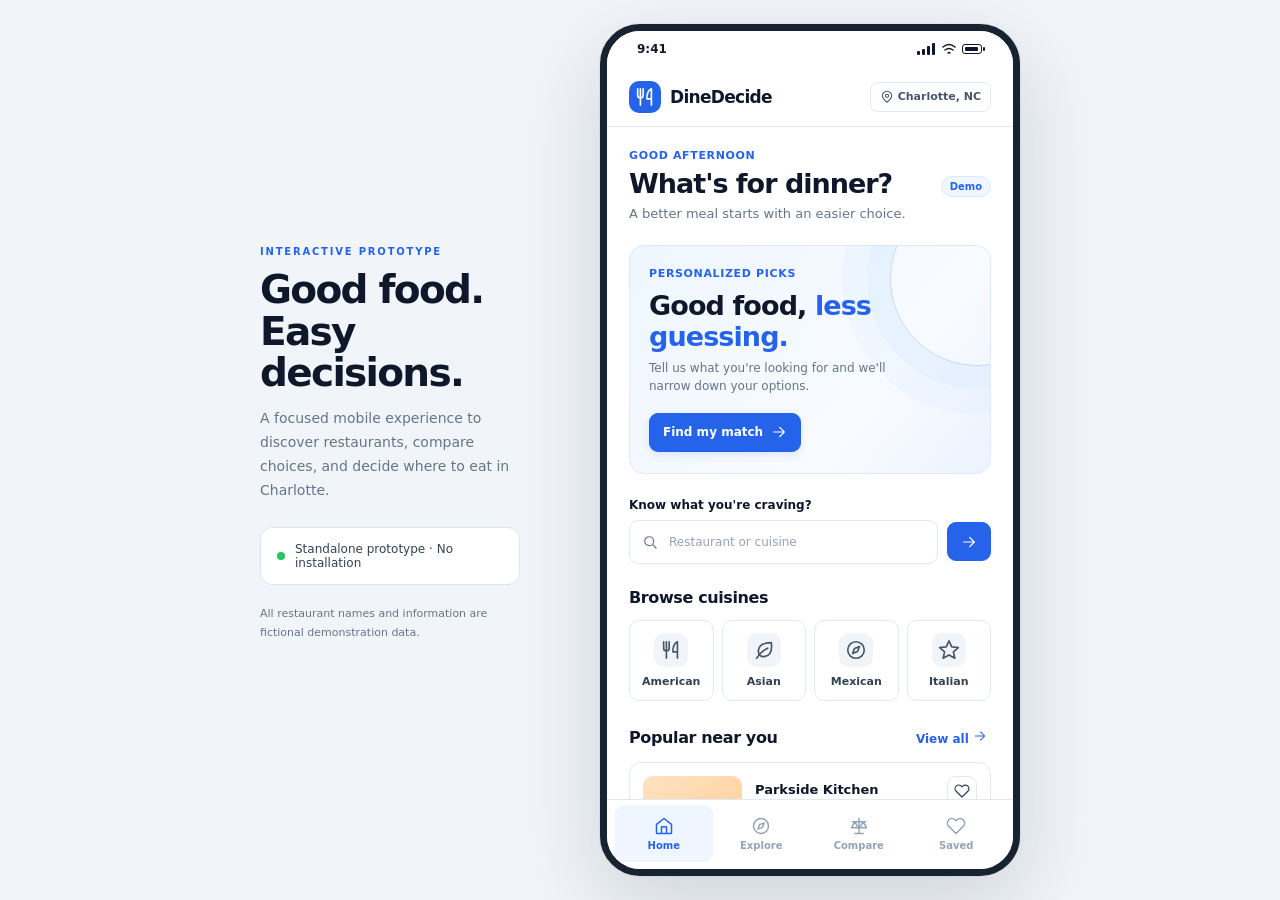
<file: index.html>
<!doctype html>
<html lang="en">

<head>
    <meta charset="utf-8">
    <meta name="viewport" content="width=device-width, initial-scale=1">
    <meta name="theme-color" content="#2563eb">
    <title>DineDecide — Interactive Prototype</title>
    <link rel="stylesheet" href="styles.css">
</head>

<body>
    <svg xmlns="http://www.w3.org/2000/svg" style="position:absolute;width:0;height:0;overflow:hidden"
        aria-hidden="true">
        <defs>
            <symbol id="i-utensils" viewBox="0 0 24 24">
                <path d="M4 3v7a3 3 0 0 0 6 0V3M7 3v18M19 21V3c-4 2-5 6-5 11h5" />
            </symbol>
            <symbol id="i-search" viewBox="0 0 24 24">
                <circle cx="10.8" cy="10.8" r="6.7" />
                <path d="m16 16 5 5" />
            </symbol>
            <symbol id="i-home" viewBox="0 0 24 24">
                <path d="m3 10 9-7 9 7v10a1 1 0 0 1-1 1H4a1 1 0 0 1-1-1zM9 21v-8h6v8" />
            </symbol>
            <symbol id="i-compass" viewBox="0 0 24 24">
                <circle cx="12" cy="12" r="9" />
                <path d="m15.7 8.3-2 5.4-5.4 2 2-5.4z" />
            </symbol>
            <symbol id="i-scale" viewBox="0 0 24 24">
                <path d="M12 3v18M4 7h16M7 7l-4 7h8L7 7Zm10 0-4 7h8l-4-7ZM7 21h10" />
            </symbol>
            <symbol id="i-heart" viewBox="0 0 24 24">
                <path
                    d="M20.8 4.7a5.4 5.4 0 0 0-7.7 0L12 5.8l-1.1-1.1a5.4 5.4 0 0 0-7.7 7.7L12 21l8.8-8.6a5.4 5.4 0 0 0 0-7.7z" />
            </symbol>
            <symbol id="i-arrow-right" viewBox="0 0 24 24">
                <path d="M4 12h16m-7-7 7 7-7 7" />
            </symbol>
            <symbol id="i-arrow-left" viewBox="0 0 24 24">
                <path d="M20 12H4m7 7-7-7 7-7" />
            </symbol>
            <symbol id="i-sliders" viewBox="0 0 24 24">
                <path d="M4 7h8m4 0h4M4 17h4m4 0h8" />
                <circle cx="14" cy="7" r="2" />
                <circle cx="10" cy="17" r="2" />
            </symbol>
            <symbol id="i-pin" viewBox="0 0 24 24">
                <path d="M20 10c0 5-8 11-8 11S4 15 4 10a8 8 0 1 1 16 0Z" />
                <circle cx="12" cy="10" r="2.7" />
            </symbol>
            <symbol id="i-star" viewBox="0 0 24 24">
                <path d="m12 2 3 6.6 7.2.7-5.4 4.7 1.6 7-6.4-3.6L5.6 21l1.6-7-5.4-4.7 7.2-.7z" />
            </symbol>
            <symbol id="i-check" viewBox="0 0 24 24">
                <path d="m5 12 4.5 4.5L19 7" />
            </symbol>
            <symbol id="i-check-circle" viewBox="0 0 24 24">
                <circle cx="12" cy="12" r="9" />
                <path d="m8 12 3 3 5-6" />
            </symbol>
            <symbol id="i-info" viewBox="0 0 24 24">
                <circle cx="12" cy="12" r="9" />
                <path d="M12 11v5m0-8h.01" />
            </symbol>
            <symbol id="i-x" viewBox="0 0 24 24">
                <path d="M5 5 19 19M19 5 5 19" />
            </symbol>
            <symbol id="i-plus" viewBox="0 0 24 24">
                <path d="M12 4v16M4 12h16" />
            </symbol>
            <symbol id="i-rotate" viewBox="0 0 24 24">
                <path d="M4 12a8 8 0 1 0 2-5m-2-4v5h5" />
            </symbol>
            <symbol id="i-sparkles" viewBox="0 0 24 24">
                <path
                    d="m12 3 1.7 6.3L20 11l-6.3 1.7L12 19l-1.7-6.3L4 11l6.3-1.7zm7 13 .7 1.8L21.5 18l-1.8.7L19 20.5l-.7-1.8L16.5 18l1.8-.2z" />
            </symbol>
            <symbol id="i-clock" viewBox="0 0 24 24">
                <circle cx="12" cy="12" r="9" />
                <path d="M12 7v5l3 2" />
            </symbol>
            <symbol id="i-wallet" viewBox="0 0 24 24">
                <path
                    d="M4 6V5a2 2 0 0 1 2-2h12M4 6h15a2 2 0 0 1 2 2v11a2 2 0 0 1-2 2H5a3 3 0 0 1-3-3V9a3 3 0 0 1 3-3Zm17 6h-6a2 2 0 0 0 0 4h6" />
            </symbol>
            <symbol id="i-leaf" viewBox="0 0 24 24">
                <path d="M20 4c-7 0-13 2-14 8-1 5 3 8 7 7 6-1 8-7 7-15ZM4 21c3-5 6-8 12-11" />
            </symbol>
            <symbol id="i-filter" viewBox="0 0 24 24">
                <path d="M4 6h16M7 12h10M10 18h4" />
            </symbol>
            <symbol id="i-clipboard" viewBox="0 0 24 24">
                <rect x="5" y="4" width="14" height="18" rx="2" />
                <path d="M9 4.5h6M9 11h6m-6 5h6" />
            </symbol>
        </defs>
    </svg>
    <div class="stage">
        <section class="stage-meta" aria-label="Prototype information">
            <div class="eyebrow">INTERACTIVE PROTOTYPE</div>
            <h1>Good food.<br>Easy decisions.</h1>
            <p>A focused mobile experience to discover restaurants, compare choices, and decide where to eat in
                Charlotte.</p>
            <div class="stage-stat"><span class="dot"></span>Standalone prototype · No installation</div>
            <p class="tiny mt20">All restaurant names and information are fictional demonstration data.</p>
        </section>
        <div class="phone" role="application" aria-label="DineDecide mobile app prototype">

            <div class="status">
                <span>9:41</span>

                <span class="signal">
                    <!-- iOS Cellular Signal -->
                    <svg width="19" height="12" viewBox="0 0 19 12" role="img" aria-label="Cellular signal">
                        <g fill="#0f172a">
                            <rect x="0" y="8" width="3" height="4" rx="1" />
                            <rect x="5" y="6" width="3" height="6" rx="1" />
                            <rect x="10" y="3" width="3" height="9" rx="1" />
                            <rect x="15" y="0" width="3" height="12" rx="1" />
                        </g>
                    </svg>

                    <!-- Wi-Fi -->
                    <svg width="14" height="12" viewBox="0 0 14 12" role="img" aria-label="Wi-Fi">
                        <path d="M1 4Q7-1 13 4M3 7q4-3 8 0M6 10q1-1 2 0" fill="none" stroke="#0f172a" stroke-width="1.5"
                            stroke-linecap="round" />
                    </svg>

                    <!-- Battery -->
                    <span class="battery" aria-label="Battery"></span>
                </span>
            </div>

            <header class="app-header">
                <div class="brand">
                    <div class="logo"><svg class="icon lg">
                            <use href="#i-utensils"></use>
                        </svg></div>DineDecide
                </div><span class="location-pill"><svg class="icon xs">
                        <use href="#i-pin"></use>
                    </svg>Charlotte, NC</span>
            </header>
            <div class="scroll" id="scroll">
                <main class="content" id="screen" tabindex="-1"></main>
            </div>
            <nav class="bottom-nav" id="nav" aria-label="App navigation"></nav>
            <div id="toast-area" aria-live="polite"></div>
        </div>
    </div>
    <script src="script.js"></script>
</body>

</html>
</file>
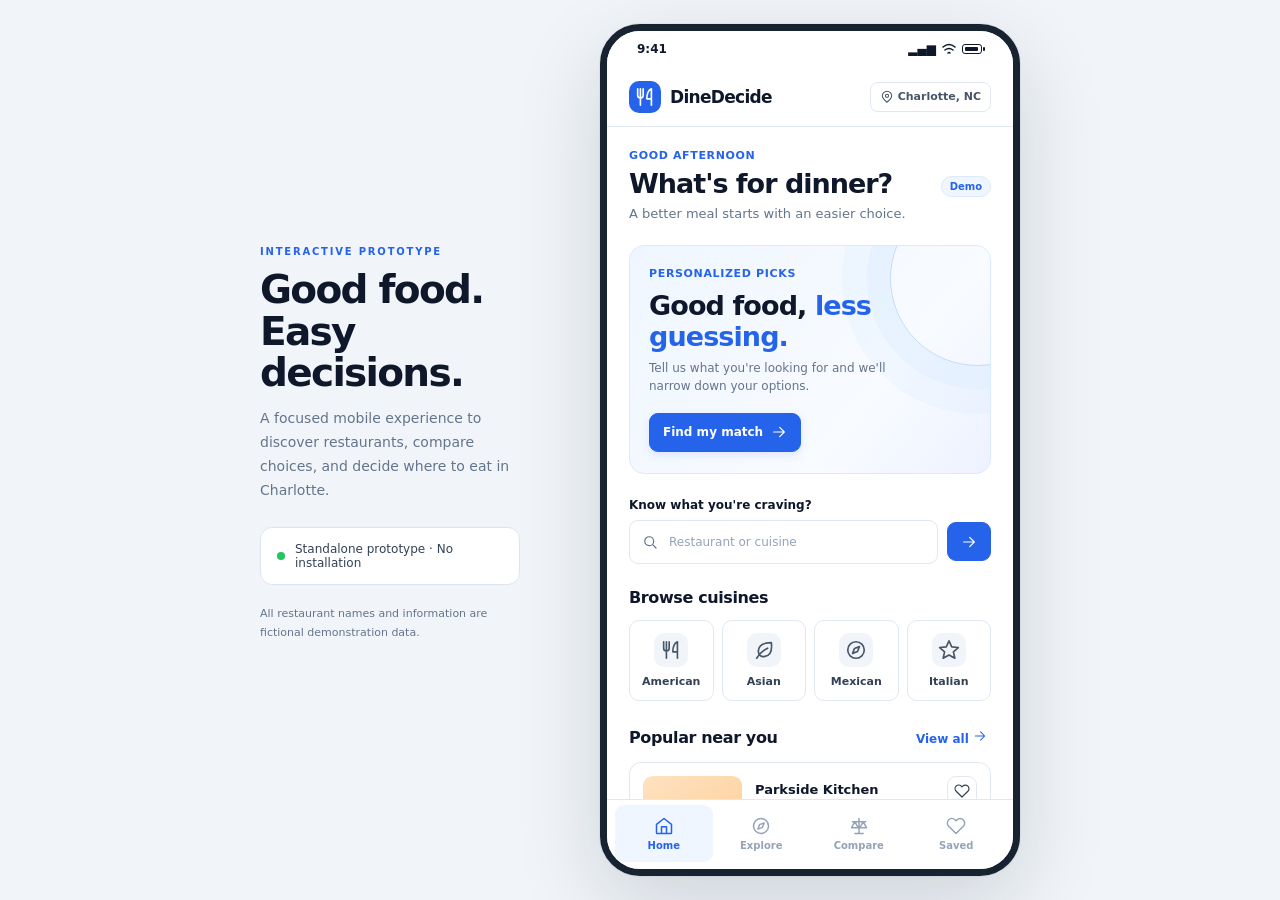
<file: DineDecide_Prototype_Updated.html>
<!doctype html>
<html lang="en">

<head>
    <meta charset="utf-8">
    <meta name="viewport" content="width=device-width, initial-scale=1">
    <meta name="theme-color" content="#2563eb">
    <title>DineDecide — Interactive Prototype</title>
    <link rel="stylesheet" href="styles.css">
</head>

<body>
    <!-- Lightweight, standalone HTML implementation of shadcn/ui-style Cards, Buttons, Inputs, Badges, Selects, Checkboxes, and Tabs. No React, CDN, or build process required. -->
    <svg xmlns="http://www.w3.org/2000/svg" style="position:absolute;width:0;height:0;overflow:hidden"
        aria-hidden="true">
        <defs>
            <symbol id="i-utensils" viewBox="0 0 24 24">
                <path d="M4 3v7a3 3 0 0 0 6 0V3M7 3v18M19 21V3c-4 2-5 6-5 11h5" />
            </symbol>
            <symbol id="i-search" viewBox="0 0 24 24">
                <circle cx="10.8" cy="10.8" r="6.7" />
                <path d="m16 16 5 5" />
            </symbol>
            <symbol id="i-home" viewBox="0 0 24 24">
                <path d="m3 10 9-7 9 7v10a1 1 0 0 1-1 1H4a1 1 0 0 1-1-1zM9 21v-8h6v8" />
            </symbol>
            <symbol id="i-compass" viewBox="0 0 24 24">
                <circle cx="12" cy="12" r="9" />
                <path d="m15.7 8.3-2 5.4-5.4 2 2-5.4z" />
            </symbol>
            <symbol id="i-scale" viewBox="0 0 24 24">
                <path d="M12 3v18M4 7h16M7 7l-4 7h8L7 7Zm10 0-4 7h8l-4-7ZM7 21h10" />
            </symbol>
            <symbol id="i-heart" viewBox="0 0 24 24">
                <path
                    d="M20.8 4.7a5.4 5.4 0 0 0-7.7 0L12 5.8l-1.1-1.1a5.4 5.4 0 0 0-7.7 7.7L12 21l8.8-8.6a5.4 5.4 0 0 0 0-7.7z" />
            </symbol>
            <symbol id="i-arrow-right" viewBox="0 0 24 24">
                <path d="M4 12h16m-7-7 7 7-7 7" />
            </symbol>
            <symbol id="i-arrow-left" viewBox="0 0 24 24">
                <path d="M20 12H4m7 7-7-7 7-7" />
            </symbol>
            <symbol id="i-sliders" viewBox="0 0 24 24">
                <path d="M4 7h8m4 0h4M4 17h4m4 0h8" />
                <circle cx="14" cy="7" r="2" />
                <circle cx="10" cy="17" r="2" />
            </symbol>
            <symbol id="i-pin" viewBox="0 0 24 24">
                <path d="M20 10c0 5-8 11-8 11S4 15 4 10a8 8 0 1 1 16 0Z" />
                <circle cx="12" cy="10" r="2.7" />
            </symbol>
            <symbol id="i-star" viewBox="0 0 24 24">
                <path d="m12 2 3 6.6 7.2.7-5.4 4.7 1.6 7-6.4-3.6L5.6 21l1.6-7-5.4-4.7 7.2-.7z" />
            </symbol>
            <symbol id="i-check" viewBox="0 0 24 24">
                <path d="m5 12 4.5 4.5L19 7" />
            </symbol>
            <symbol id="i-check-circle" viewBox="0 0 24 24">
                <circle cx="12" cy="12" r="9" />
                <path d="m8 12 3 3 5-6" />
            </symbol>
            <symbol id="i-info" viewBox="0 0 24 24">
                <circle cx="12" cy="12" r="9" />
                <path d="M12 11v5m0-8h.01" />
            </symbol>
            <symbol id="i-x" viewBox="0 0 24 24">
                <path d="M5 5 19 19M19 5 5 19" />
            </symbol>
            <symbol id="i-plus" viewBox="0 0 24 24">
                <path d="M12 4v16M4 12h16" />
            </symbol>
            <symbol id="i-rotate" viewBox="0 0 24 24">
                <path d="M4 12a8 8 0 1 0 2-5m-2-4v5h5" />
            </symbol>
            <symbol id="i-sparkles" viewBox="0 0 24 24">
                <path
                    d="m12 3 1.7 6.3L20 11l-6.3 1.7L12 19l-1.7-6.3L4 11l6.3-1.7zm7 13 .7 1.8L21.5 18l-1.8.7L19 20.5l-.7-1.8L16.5 18l1.8-.2z" />
            </symbol>
            <symbol id="i-clock" viewBox="0 0 24 24">
                <circle cx="12" cy="12" r="9" />
                <path d="M12 7v5l3 2" />
            </symbol>
            <symbol id="i-wallet" viewBox="0 0 24 24">
                <path
                    d="M4 6V5a2 2 0 0 1 2-2h12M4 6h15a2 2 0 0 1 2 2v11a2 2 0 0 1-2 2H5a3 3 0 0 1-3-3V9a3 3 0 0 1 3-3Zm17 6h-6a2 2 0 0 0 0 4h6" />
            </symbol>
            <symbol id="i-leaf" viewBox="0 0 24 24">
                <path d="M20 4c-7 0-13 2-14 8-1 5 3 8 7 7 6-1 8-7 7-15ZM4 21c3-5 6-8 12-11" />
            </symbol>
            <symbol id="i-filter" viewBox="0 0 24 24">
                <path d="M4 6h16M7 12h10M10 18h4" />
            </symbol>
            <symbol id="i-clipboard" viewBox="0 0 24 24">
                <rect x="5" y="4" width="14" height="18" rx="2" />
                <path d="M9 4.5h6M9 11h6m-6 5h6" />
            </symbol>
        </defs>
    </svg>
    <div class="stage">
        <section class="stage-meta" aria-label="Prototype information">
            <div class="eyebrow">INTERACTIVE PROTOTYPE</div>
            <h1>Good food.<br>Easy decisions.</h1>
            <p>A focused mobile experience to discover restaurants, compare choices, and decide where to eat in
                Charlotte.</p>
            <div class="stage-stat"><span class="dot"></span>Standalone prototype · No installation</div>
            <p class="tiny mt20">All restaurant names and information are fictional demonstration data.</p>
        </section>
        <div class="phone" role="application" aria-label="DineDecide mobile app prototype">
            <div class="status"><span>9:41</span><span class="signal"><span class="bars"
                        aria-label="Cellular signal">▂▄▆</span><svg width="14" height="12" viewBox="0 0 14 12"
                        aria-label="Wi-Fi">
                        <path d="M1 4Q7-1 13 4M3 7q4-3 8 0M6 10q1-1 2 0" fill="none" stroke="#0f172a" stroke-width="1.5"
                            stroke-linecap="round" />
                    </svg><span class="battery" aria-label="Battery"></span></span></div>
            <header class="app-header">
                <div class="brand">
                    <div class="logo"><svg class="icon lg">
                            <use href="#i-utensils"></use>
                        </svg></div>DineDecide
                </div><span class="location-pill"><svg class="icon xs">
                        <use href="#i-pin"></use>
                    </svg>Charlotte, NC</span>
            </header>
            <div class="scroll" id="scroll">
                <main class="content" id="screen" tabindex="-1"></main>
            </div>
            <nav class="bottom-nav" id="nav" aria-label="App navigation"></nav>
            <div id="toast-area" aria-live="polite"></div>
        </div>
    </div>
    <script src="script.js"></script>
</body>

</html>
</file>
<file: styles.css>
:root {
  color-scheme: light;
  --primary: #2563eb;
  --primary-hover: #1d4ed8;
  --primary-subtle: #eff6ff;
  --primary-border: #bfdbfe;
  --ink: #0f172a;
  --muted: #64748b;
  --subtle: #94a3b8;
  --border: #e2e8f0;
  --panel: #fff;
  --wash: #f8fafc;
  --positive: #15803d;
  --radius: 12px;
}

*,
*:before,
*:after {
  box-sizing: border-box;
}

html,
body {
  margin: 0;
  min-height: 100%;
  font-family:
    Inter,
    ui-sans-serif,
    system-ui,
    -apple-system,
    BlinkMacSystemFont,
    "Segoe UI",
    sans-serif;
  color: var(--ink);
  background: #f1f5f9;
  font-size: 14px;
  -webkit-font-smoothing: antialiased;
}

button,
input,
select {
  font: inherit;
}

button {
  cursor: pointer;
}

button:disabled {
  cursor: not-allowed;
  opacity: 0.45;
}

button:focus-visible,
input:focus-visible,
select:focus-visible {
  outline: 3px solid #93c5fd;
  outline-offset: 2px;
}

.icon {
  height: 18px;
  width: 18px;
  display: inline-block;
  stroke: currentColor;
  stroke-width: 1.8;
  fill: none;
  stroke-linecap: round;
  stroke-linejoin: round;
  flex-shrink: 0;
}

.icon.xs {
  width: 14px;
  height: 14px;
}

.icon.sm {
  width: 16px;
  height: 16px;
}

.icon.lg {
  width: 22px;
  height: 22px;
}

.icon.xl {
  width: 28px;
  height: 28px;
}

.stage {
  min-height: 100dvh;
  display: flex;
  align-items: center;
  justify-content: center;
  padding: 24px;
  gap: 80px;
}

.stage-meta {
  max-width: 260px;
}

.eyebrow {
  font-size: 10px;
  font-weight: 800;
  letter-spacing: 1.8px;
  text-transform: uppercase;
  color: var(--primary);
}

.stage-meta h1 {
  font-size: 39px;
  line-height: 1.06;
  letter-spacing: -1.7px;
  margin: 12px 0 12px;
}

.stage-meta p {
  color: var(--muted);
  line-height: 1.7;
}

.stage-stat {
  margin-top: 25px;
  padding: 14px 16px;
  border: 1px solid #dbe5ef;
  background: #fff;
  border-radius: 12px;
  display: flex;
  gap: 10px;
  align-items: center;
  font-size: 12px;
  color: #334155;
}

.stage-stat .dot {
  width: 8px;
  height: 8px;
  border-radius: 50%;
  background: #22c55e;
  flex-shrink: 0;
}

.phone {
  width: 420px;
  height: min(870px, calc(100dvh - 48px));
  min-height: 650px;
  position: relative;
  flex-shrink: 0;
  overflow: hidden;
  border: 7px solid #182332;
  border-radius: 40px;
  box-shadow:
    0 28px 85px #0f172a26,
    0 0 0 1px #0f172a0d;
  background: white;
  display: flex;
  flex-direction: column;
}

.status {
  height: 36px;
  min-height: 36px;
  display: flex;
  align-items: center;
  justify-content: space-between;
  padding: 0 31px 0 30px;
  font-size: 12px;
  font-weight: 750;
  background: white;
}

.signal {
  display: flex;
  align-items: center;
  gap: 6px;
}

.signal svg {
  display: block;
  flex-shrink: 0;
}

.battery {
  width: 20px;
  height: 10px;
  border: 1.6px solid #0f172a;
  border-radius: 3px;
  position: relative;
}

.battery:before {
  content: "";
  position: absolute;
  left: 2px;
  top: 2px;
  bottom: 2px;
  width: 13px;
  background: #0f172a;
  border-radius: 1px;
}

.battery:after {
  content: "";
  position: absolute;
  right: -4px;
  top: 2px;
  height: 4px;
  width: 2px;
  border-radius: 1px;
  background: #0f172a;
}

.app-header {
  height: 60px;
  min-height: 60px;
  padding: 0 22px;
  display: flex;
  align-items: center;
  justify-content: space-between;
  border-bottom: 1px solid var(--border);
  background: #fff;
  z-index: 2;
}

.brand {
  display: flex;
  align-items: center;
  gap: 9px;
  font-size: 17px;
  font-weight: 820;
  letter-spacing: -0.7px;
}

.logo {
  width: 32px;
  height: 32px;
  background: var(--primary);
  border-radius: 10px;
  color: white;
  display: grid;
  place-items: center;
}

.location-pill {
  display: flex;
  gap: 4px;
  align-items: center;
  padding: 7px 9px;
  border-radius: 8px;
  border: 1px solid var(--border);
  font-size: 11px;
  color: #475569;
  background: #fff;
  font-weight: 600;
}

.scroll {
  flex: 1;
  overflow-y: auto;
  overscroll-behavior: contain;
  scrollbar-width: thin;
  scrollbar-color: #dbe4ee transparent;
}

.scroll::-webkit-scrollbar {
  width: 5px;
}

.scroll::-webkit-scrollbar-thumb {
  background: #dbe4ee;
  border-radius: 8px;
}

.content {
  padding: 22px 22px 29px;
  animation: appear 0.16s ease-out;
}

@keyframes appear {
  from {
    opacity: 0.65;
    transform: translateY(3px);
  }

  to {
    opacity: 1;
    transform: translateY(0);
  }
}

.bottom-nav {
  height: 70px;
  min-height: 70px;
  background: #fff;
  border-top: 1px solid var(--border);
  display: grid;
  grid-template-columns: repeat(4, 1fr);
  z-index: 2;
  padding: 5px 8px 7px;
}

.nav-button {
  border: 0;
  background: transparent;
  color: #94a3b8;
  font-size: 10px;
  font-weight: 650;
  display: flex;
  align-items: center;
  justify-content: center;
  flex-direction: column;
  gap: 4px;
  border-radius: 9px;
}

.nav-button .icon {
  width: 20px;
  height: 20px;
}

.nav-button.active {
  color: var(--primary);
  background: #eff6ff;
}

.section-heading {
  font-weight: 750;
  font-size: 16px;
  letter-spacing: -0.38px;
  margin: 0;
}

.h1 {
  font-size: 27px;
  line-height: 1.18;
  letter-spacing: -1px;
  font-weight: 790;
  margin: 6px 0 9px;
}

.muted {
  color: var(--muted);
}

.small {
  font-size: 12px;
}

.tiny {
  font-size: 11px;
}

.lead {
  font-size: 13px;
  color: var(--muted);
  margin: 0;
  line-height: 1.6;
}

.kicker {
  font-size: 11px;
  font-weight: 750;
  color: var(--primary);
  letter-spacing: 0.65px;
}

.row {
  display: flex;
  align-items: center;
  gap: 9px;
}

.between {
  display: flex;
  justify-content: space-between;
  align-items: center;
  gap: 12px;
}

.grow {
  flex: 1;
  min-width: 0;
}

.stack {
  display: grid;
  gap: 12px;
}

.mt8 {
  margin-top: 8px;
}

.mt12 {
  margin-top: 12px;
}

.mt16 {
  margin-top: 16px;
}

.mt20 {
  margin-top: 20px;
}

.mt24 {
  margin-top: 24px;
}

.mb16 {
  margin-bottom: 16px;
}

.bold {
  font-weight: 750;
}

.divider {
  height: 1px;
  background: var(--border);
  margin: 17px 0;
}

.btn {
  display: inline-flex;
  align-items: center;
  justify-content: center;
  gap: 8px;
  border: 1px solid var(--border);
  border-radius: 9px;
  min-height: 39px;
  padding: 9px 13px;
  font-size: 12px;
  font-weight: 700;
  background: white;
  color: #334155;
  transition:
    background 0.15s,
    border-color 0.15s,
    transform 0.12s;
  text-decoration: none;
  white-space: nowrap;
}

.btn:hover:not(:disabled) {
  background: #f8fafc;
}

.btn.primary {
  color: #fff;
  background: var(--primary);
  border-color: var(--primary);
}

.btn.primary:hover:not(:disabled) {
  background: var(--primary-hover);
}

.btn.secondary {
  background: #f1f5f9;
  border-color: #f1f5f9;
  color: #334155;
}

.btn.secondary:hover:not(:disabled) {
  background: #e2e8f0;
}

.btn.outline-blue {
  border-color: var(--primary-border);
  color: var(--primary);
  background: #fff;
}

.btn.outline-blue:hover:not(:disabled) {
  background: var(--primary-subtle);
}

.btn.ghost {
  border-color: transparent;
  background: transparent;
  color: var(--muted);
}

.btn.ghost:hover:not(:disabled) {
  background: var(--wash);
}

.btn.full {
  width: 100%;
}

.btn.large {
  min-height: 46px;
  font-size: 13px;
}

.btn.small-btn {
  min-height: 32px;
  padding: 5px 9px;
  font-size: 11px;
}

.btn.iconbtn {
  width: 37px;
  height: 37px;
  padding: 0;
  min-height: 0;
}

.btn.iconbtn.saved {
  color: var(--primary);
  background: var(--primary-subtle);
  border-color: var(--primary-border);
}

.btn-wrap {
  display: flex;
  gap: 8px;
  flex-wrap: wrap;
}

.text-button {
  color: var(--primary);
  border: 0;
  background: transparent;
  font-weight: 750;
  font-size: 12px;
  padding: 4px;
}

.text-button:hover {
  text-decoration: underline;
}

.inputwrap {
  display: flex;
  align-items: center;
  gap: 9px;
  border: 1px solid var(--border);
  height: 44px;
  border-radius: 9px;
  padding: 0 12px;
  background: white;
  color: var(--muted);
}

.inputwrap:focus-within {
  border-color: #93c5fd;
  box-shadow: 0 0 0 2px #dbeafe;
}

.inputwrap input {
  min-width: 0;
  width: 100%;
  outline: 0;
  border: 0;
  color: var(--ink);
  background: transparent;
  font-size: 12px;
}

.inputwrap input::placeholder {
  color: #94a3b8;
}

.label {
  display: block;
  font-size: 12px;
  font-weight: 750;
  margin-bottom: 8px;
}

.select {
  height: 43px;
  width: 100%;
  padding: 0 12px;
  color: #0f172a;
  background: #fff;
  border: 1px solid var(--border);
  border-radius: 8px;
  appearance: none;
}

.selectbox {
  position: relative;
}

.selectbox:after {
  content: "";
  width: 7px;
  height: 7px;
  border-right: 1.5px solid #64748b;
  border-bottom: 1.5px solid #64748b;
  transform: rotate(45deg);
  position: absolute;
  right: 15px;
  top: 17px;
  pointer-events: none;
}

.range {
  width: 100%;
  accent-color: var(--primary);
  cursor: pointer;
  margin: 9px 0 0;
}

.range-labels {
  display: flex;
  justify-content: space-between;
  color: var(--subtle);
  font-size: 10px;
}

.check-line {
  display: flex;
  align-items: center;
  gap: 10px;
  cursor: pointer;
  padding: 9px 0;
}

.check-line input {
  height: 16px;
  width: 16px;
  accent-color: var(--primary);
  margin: 0;
}

.check-line strong {
  font-size: 12px;
  font-weight: 700;
}

.check-line small {
  display: block;
  color: var(--muted);
  font-size: 11px;
  font-weight: 400;
  margin-top: 1px;
}

.badge {
  font-size: 10px;
  font-weight: 700;
  color: #475569;
  background: #f1f5f9;
  border: 1px solid #e2e8f0;
  border-radius: 999px;
  display: inline-flex;
  gap: 4px;
  align-items: center;
  padding: 4px 8px;
  white-space: nowrap;
}

.badge.blue {
  background: #eff6ff;
  color: var(--primary);
  border-color: #dbeafe;
}

.badge.green {
  background: #f0fdf4;
  color: #15803d;
  border-color: #bbf7d0;
}

.badge.white {
  background: white;
  color: #334155;
}

.card {
  background: var(--panel);
  border: 1px solid var(--border);
  border-radius: 12px;
  box-shadow: 0 2px 4px #0f172a04;
  overflow: hidden;
}

.card-pad {
  padding: 15px;
}

.hero {
  border-radius: 15px;
  border: 1px solid #dbeafe;
  background: linear-gradient(130deg, #eff6ff 0%, #f8fbff 67%, #eef2ff 100%);
  padding: 21px 19px;
  position: relative;
  overflow: hidden;
}

.hero:after {
  content: "";
  height: 175px;
  width: 175px;
  border: 1px solid #bfdbfe;
  border-radius: 50%;
  position: absolute;
  right: -75px;
  top: -55px;
  box-shadow:
    0 0 0 23px #dbeafe65,
    0 0 0 48px #dbeafe50;
}

.hero > * {
  position: relative;
  z-index: 1;
}

.hero h1 {
  font-size: 27px;
  letter-spacing: -0.9px;
  line-height: 1.15;
  margin: 10px 0 7px;
  max-width: 270px;
}

.hero h1 span {
  color: var(--primary);
}

.hero p {
  font-size: 12px;
  line-height: 1.55;
  color: #64748b;
  max-width: 265px;
  margin: 0 0 17px;
}

.hero .btn {
  box-shadow: 0 3px 8px #2563eb20;
}

.quick-cats {
  display: grid;
  grid-template-columns: repeat(4, 1fr);
  gap: 8px;
  margin-top: 13px;
}

.cat {
  border: 1px solid var(--border);
  background: #fff;
  border-radius: 10px;
  display: flex;
  align-items: center;
  justify-content: center;
  flex-direction: column;
  gap: 8px;
  padding: 12px 1px;
  color: #334155;
  font-size: 11px;
  font-weight: 700;
}

.cat:hover,
.cat.active {
  background: #eff6ff;
  border-color: #93c5fd;
  color: var(--primary);
}

.cat-icon {
  width: 34px;
  height: 34px;
  border-radius: 10px;
  background: #f1f5f9;
  color: #475569;
  display: grid;
  place-items: center;
}

.cat:hover .cat-icon {
  background: #dbeafe;
  color: var(--primary);
}

.restaurant {
  display: flex;
  gap: 13px;
  padding: 13px;
  align-items: flex-start;
}

.thumb {
  width: 99px;
  height: 111px;
  flex-shrink: 0;
  border-radius: 9px;
  display: grid;
  place-items: center;
  overflow: hidden;
}

.thumb svg {
  width: 100%;
  height: 100%;
}

.restaurant-body {
  min-width: 0;
  flex: 1;
}

.restaurant h3 {
  font-size: 13px;
  margin: 1px 0 4px;
  letter-spacing: -0.2px;
}

.meta-line {
  display: flex;
  align-items: center;
  gap: 8px;
  color: var(--muted);
  font-size: 11px;
  flex-wrap: wrap;
}

.rating {
  display: inline-flex;
  gap: 3px;
  align-items: center;
  color: #0f172a;
  font-size: 11px;
  font-weight: 700;
}

.rating .icon {
  color: #f59e0b;
  fill: #f59e0b;
  stroke: #f59e0b;
}

.restaurant .desc {
  font-size: 11px;
  line-height: 1.5;
  color: var(--muted);
  margin: 8px 0 10px;
}

.card-actions {
  display: flex;
  align-items: center;
  gap: 7px;
}

.card-actions .btn {
  flex: 1;
}

.cards {
  display: grid;
  gap: 10px;
}

.detail-image {
  height: 172px;
  position: relative;
  border-radius: 12px;
  overflow: hidden;
}

.detail-image .thumb {
  width: 100%;
  height: 100%;
  border-radius: 0;
}

.detail-image svg {
  max-width: 330px;
}

.detail-image .thumb svg {
  width: 100%;
  height: 100%;
}

.detail-metric {
  border: 1px solid var(--border);
  background: #fff;
  padding: 12px 11px;
  border-radius: 9px;
  flex: 1;
  min-width: 0;
}

.detail-metric strong {
  font-size: 14px;
  display: block;
  margin-top: 2px;
}

.detail-metric span {
  color: var(--muted);
  font-size: 11px;
}

.menu-row {
  display: flex;
  align-items: center;
  justify-content: space-between;
  gap: 12px;
  padding: 12px 0;
  border-bottom: 1px solid var(--border);
  font-size: 12px;
}

.menu-row:last-child {
  border-bottom: 0;
}

.menu-row strong {
  font-size: 12px;
}

.progress {
  display: flex;
  gap: 4px;
  margin: 14px 0 22px;
}

.progress span {
  flex: 1;
  height: 4px;
  background: #e2e8f0;
  border-radius: 99px;
}

.progress span.done {
  background: #2563eb;
}

.form-card {
  padding: 17px;
}

.field {
  margin-bottom: 18px;
}

.field:last-child {
  margin-bottom: 0;
}

.options {
  display: flex;
  gap: 7px;
  flex-wrap: wrap;
}

.option {
  font-size: 12px;
  background: #fff;
  color: #475569;
  border: 1px solid var(--border);
  border-radius: 8px;
  padding: 9px 13px;
  font-weight: 650;
}

.option.active {
  color: var(--primary);
  background: #eff6ff;
  border-color: #93c5fd;
}

.summary {
  background: var(--wash);
  padding: 11px 13px;
  border: 1px solid var(--border);
  border-radius: 9px;
  color: #475569;
  font-size: 11px;
  display: flex;
  align-items: center;
  flex-wrap: wrap;
  gap: 7px;
}

.notice {
  display: flex;
  align-items: flex-start;
  gap: 10px;
  background: #eff6ff;
  border: 1px solid #dbeafe;
  color: #1d4ed8;
  padding: 12px;
  border-radius: 10px;
  font-size: 11px;
  line-height: 1.5;
}

.notice .icon {
  margin-top: 1px;
}

.empty {
  text-align: center;
  border: 1px dashed #bfcee0;
  border-radius: 12px;
  background: #fbfdff;
  padding: 28px 20px;
}

.empty-icon {
  height: 49px;
  width: 49px;
  border-radius: 15px;
  background: #f1f5f9;
  display: grid;
  place-items: center;
  margin: 0 auto 12px;
  color: #64748b;
}

.empty h2 {
  font-size: 16px;
  margin: 0 0 8px;
}

.empty p {
  font-size: 12px;
  color: var(--muted);
  line-height: 1.6;
  margin: 0 0 16px;
}

.compare-head {
  display: grid;
  grid-template-columns: 82px 1fr 1fr;
  border-bottom: 1px solid var(--border);
  padding: 0 0 12px;
  gap: 9px;
}

.compare-head strong {
  font-size: 11px;
  line-height: 1.35;
}

.compare-head .swatch {
  height: 61px;
  border-radius: 9px;
  margin-bottom: 6px;
  display: grid;
  place-items: center;
  overflow: hidden;
}

.compare-head .swatch .thumb {
  height: 100%;
  width: 100%;
}

.compare-table {
  border: 1px solid var(--border);
  border-radius: 10px;
  overflow: hidden;
}

.compare-row {
  display: grid;
  grid-template-columns: 82px 1fr 1fr;
  gap: 9px;
  border-bottom: 1px solid var(--border);
  align-items: center;
}

.compare-row:last-child {
  border-bottom: 0;
}

.compare-row > * {
  padding: 12px 9px;
  font-size: 11px;
  line-height: 1.4;
}

.compare-row .metric-label {
  color: #64748b;
  font-weight: 650;
  background: #f8fafc;
}

.compare-row strong {
  font-weight: 750;
  overflow-wrap: anywhere;
}

.priority-item {
  display: flex;
  align-items: center;
  gap: 12px;
  padding: 12px 1px;
  border-bottom: 1px solid var(--border);
  font-size: 12px;
  cursor: pointer;
}

.priority-item:last-child {
  border: 0;
}

.priority-item input {
  margin-left: auto;
  order: 2;
  height: 17px;
  width: 17px;
  accent-color: var(--primary);
}

.priority-item .small-graphic {
  height: 32px;
  width: 32px;
  border: 1px solid var(--border);
  border-radius: 9px;
  display: grid;
  place-items: center;
  color: #64748b;
}

.recommendation {
  padding: 17px;
  border: 1px solid #bfdbfe;
  background: #eff6ff;
  border-radius: 12px;
}

.reco-label {
  font-size: 10px;
  color: var(--primary);
  font-weight: 780;
  letter-spacing: 0.6px;
}

.recommendation h3 {
  font-size: 19px;
  margin: 7px 0 6px;
}

.recommendation p {
  font-size: 11px;
  line-height: 1.65;
  color: #475569;
  margin: 8px 0 13px;
}

.check-large {
  height: 62px;
  width: 62px;
  background: #dcfce7;
  color: #15803d;
  border-radius: 50%;
  display: grid;
  place-items: center;
  margin: 13px auto 15px;
}

.choose-final {
  text-align: center;
}

.choose-final h1 {
  font-size: 25px;
  letter-spacing: -0.8px;
  margin: 4px 0 7px;
}

.chosen-box {
  padding: 16px;
  text-align: left;
}

.toptitle {
  display: flex;
  align-items: center;
  justify-content: space-between;
  gap: 8px;
}

.go-back {
  display: inline-flex;
  align-items: center;
  gap: 4px;
  color: var(--muted);
  border: 0;
  background: transparent;
  padding: 0;
  font-weight: 700;
  font-size: 12px;
  margin: 0 0 18px;
}

.go-back:hover {
  color: var(--primary);
}

.toast {
  position: absolute;
  bottom: 82px;
  left: 20px;
  right: 20px;
  background: #0f172a;
  color: #fff;
  box-shadow: 0 10px 25px #0f172a30;
  padding: 11px 13px;
  border-radius: 10px;
  font-size: 12px;
  display: flex;
  gap: 8px;
  align-items: center;
  z-index: 5;
}

@media (max-width: 890px) {
  .stage-meta {
    display: none;
  }

  .stage {
    gap: 0;
  }
}

@media (max-width: 490px) {
  html,
  body {
    background: #fff;
  }

  .stage {
    padding: 0;
    display: block;
  }

  .phone {
    width: 100%;
    height: 100dvh;
    min-height: 0;
    max-width: none;
    border: 0;
    border-radius: 0;
    box-shadow: none;
  }

  .status {
    padding-left: 27px;
    padding-right: 25px;
  }
}

@media (prefers-reduced-motion: reduce) {
  *,
  *:before,
  *:after {
    animation: none !important;
    transition: none !important;
  }
}

/* Accessible, clickable restaurant preview and rating stars */
.restaurant-photo-link {
  display: block;
  flex-shrink: 0;
  align-self: stretch;
  padding: 0;
  border: 0;
  border-radius: 9px;
  background: transparent;
  overflow: hidden;
  cursor: pointer;
}

.restaurant-photo-link:hover .thumb,
.compare-place:hover .swatch {
  filter: brightness(0.96);
}

.restaurant-photo-link:focus-visible,
.restaurant-name-link:focus-visible,
.compare-place:focus-visible {
  outline: 3px solid #93c5fd;
  outline-offset: 2px;
}

.restaurant-photo-link .thumb {
  height: 111px;
}

.restaurant-name-link {
  border: 0;
  background: none;
  padding: 0;
  color: inherit;
  font: inherit;
  font-weight: inherit;
  text-align: left;
  line-height: inherit;
  cursor: pointer;
}

.restaurant-name-link:hover {
  text-decoration: underline;
  text-decoration-color: #93c5fd;
  text-underline-offset: 3px;
  color: var(--primary);
}

.compare-place {
  padding: 0;
  border: 0;
  background: transparent;
  color: inherit;
  text-align: left;
  cursor: pointer;
  min-width: 0;
}

.compare-place strong {
  display: block;
  line-height: 1.35;
}

.rating-value {
  display: flex !important;
  flex-direction: column;
  gap: 4px;
  align-items: flex-start;
}

.star-visual {
  display: inline-block;
  position: relative;
  white-space: nowrap;
  font-size: 16px;
  letter-spacing: 1px;
  line-height: 1;
  color: #cbd5e1;
}

.star-visual:after {
  content: "★★★★★";
  display: block;
  position: absolute;
  top: 0;
  left: 0;
  max-width: 100%;
  width: var(--fill);
  white-space: nowrap;
  overflow: hidden;
  color: #f59e0b;
}

.search-unavailable {
  margin: 9px 0 0;
  padding: 10px 12px;
  border: 1px solid #bfdbfe;
  border-radius: 9px;
  background: #eff6ff;
  color: #1d4ed8;
  font-size: 12px;
  font-weight: 700;
}
</file>
